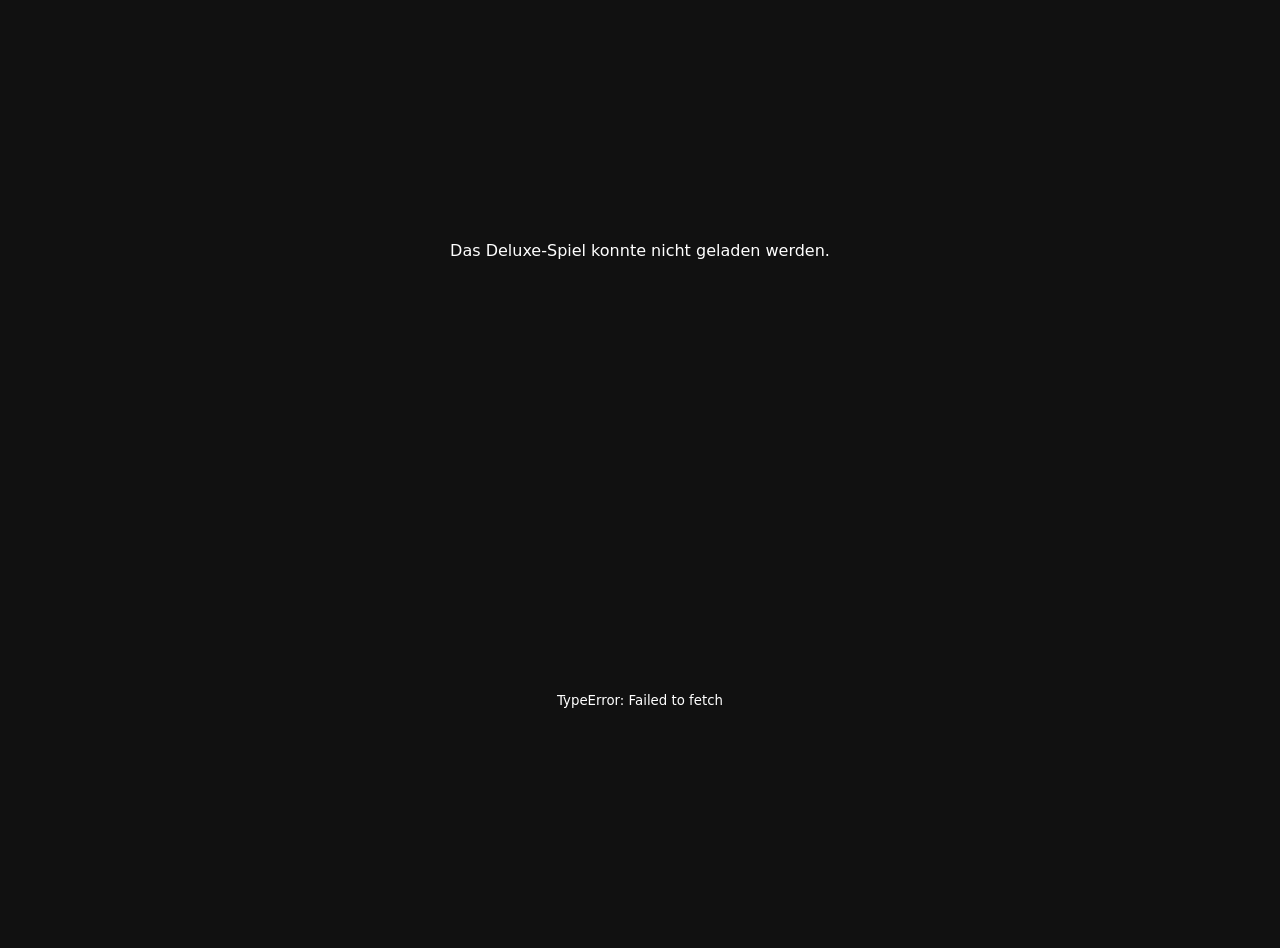
<file: igel-abenteuer/index.html>
<!doctype html><html lang="de"><head><meta charset="utf-8"><meta name="viewport" content="width=device-width,initial-scale=1,viewport-fit=cover"><meta http-equiv="Cache-Control" content="no-cache, no-store, must-revalidate"><meta http-equiv="Pragma" content="no-cache"><meta http-equiv="Expires" content="0"><title>Igels großes Abenteuer · Deluxe</title><style>html,body{margin:0;min-height:100%;background:#111;color:#fff;font-family:system-ui,sans-serif}#loading{min-height:100vh;display:grid;place-items:center;text-align:center;padding:24px}</style></head><body><div id="loading">🦔 Igels großes Abenteuer · Deluxe wird geladen…</div><script>window.__IGEL_PAYLOAD='';const parts=[0,1,2,3,4,5,6,7,8,9];(async()=>{try{for(const i of parts){await new Promise((resolve,reject)=>{const s=document.createElement('script');s.src='./payload/part'+i+'.js?v=deluxe-20260823';s.onload=resolve;s.onerror=()=>reject(new Error('Payload '+i+' konnte nicht geladen werden'));document.head.appendChild(s)})}const bin=Uint8Array.from(atob(window.__IGEL_PAYLOAD),c=>c.charCodeAt(0));const ds=new DecompressionStream('gzip');const html=await new Response(new Blob([bin]).stream().pipeThrough(ds)).text();document.open();document.write(html);document.close()}catch(e){document.getElementById('loading').innerHTML='Das Deluxe-Spiel konnte nicht geladen werden.<br><small>'+e+'</small>'}})();</script></body></html>
</file>
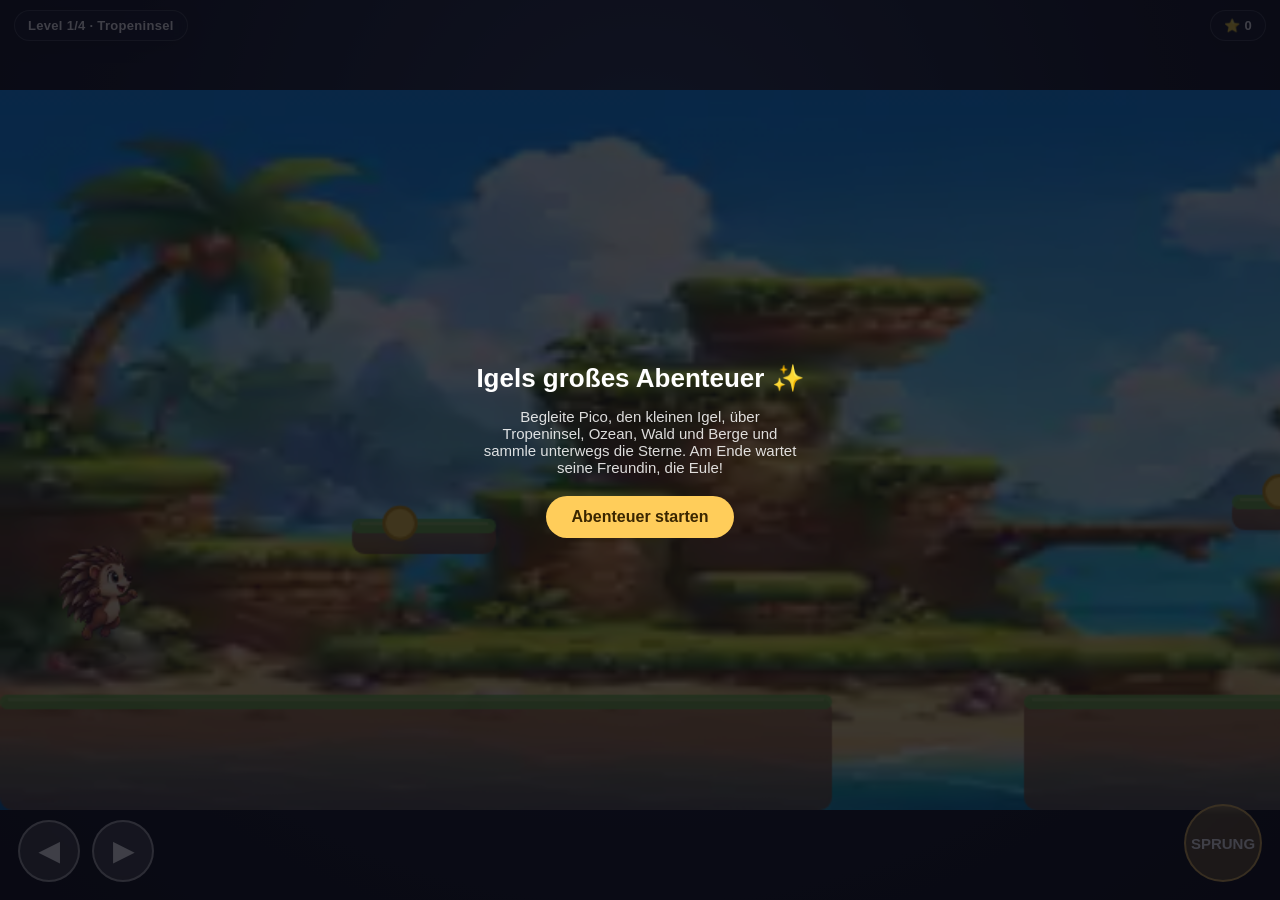
<file: igel-deluxe/index.html>
<!doctype html><html lang="de"><head><meta charset="utf-8"><meta name="viewport" content="width=device-width,initial-scale=1,viewport-fit=cover"><meta http-equiv="Cache-Control" content="no-cache, no-store, must-revalidate"><meta http-equiv="Pragma" content="no-cache"><meta http-equiv="Expires" content="0"><title>Igels großes Abenteuer · Deluxe</title><style>html,body{margin:0;min-height:100%;background:#111;color:#fff;font-family:system-ui,sans-serif}#loading{min-height:100vh;display:grid;place-items:center;text-align:center;padding:24px}</style></head><body><div id="loading">🦔 Igels großes Abenteuer · Deluxe wird geladen…</div><script>window.__IGEL_PAYLOAD='';</script><script src="../igel-abenteuer/payload/part0.js?v=v4"></script><script src="../igel-abenteuer/payload/part1.js?v=v4"></script><script src="../igel-abenteuer/payload/part2.js?v=v4"></script><script src="../igel-abenteuer/payload/part3.js?v=v4"></script><script src="../igel-abenteuer/payload/part4.js?v=v4"></script><script src="./payload-v4/part5a.js?v=v4"></script><script src="./payload-v4/part5b.js?v=v4"></script><script src="./payload-v4/part5c.js?v=v4"></script><script src="./payload-v4/part5d.js?v=v4"></script><script src="../igel-abenteuer/payload/part6.js?v=v4"></script><script src="../igel-abenteuer/payload/part7.js?v=v4"></script><script src="../igel-abenteuer/payload/part8.js?v=v4"></script><script src="../igel-abenteuer/payload/part9.js?v=v4"></script><script>(async()=>{try{if(!window.__IGEL_PAYLOAD||window.__IGEL_PAYLOAD.length<1000)throw new Error('Spieldaten fehlen');const bytes=Uint8Array.from(atob(window.__IGEL_PAYLOAD),c=>c.charCodeAt(0));if(typeof DecompressionStream==='undefined')throw new Error('Dieser Browser unterstützt die Dekompression nicht');const stream=new Blob([bytes]).stream().pipeThrough(new DecompressionStream('gzip'));const reader=stream.getReader();const decoder=new TextDecoder();let html='';while(true){const r=await reader.read();if(r.done)break;html+=decoder.decode(r.value,{stream:true})}html+=decoder.decode();document.open();document.write(html);document.close()}catch(e){document.getElementById('loading').innerHTML='Das Deluxe-Spiel konnte nicht geladen werden.<br><small>'+e.message+'</small>'}})();</script></body></html>
</file>
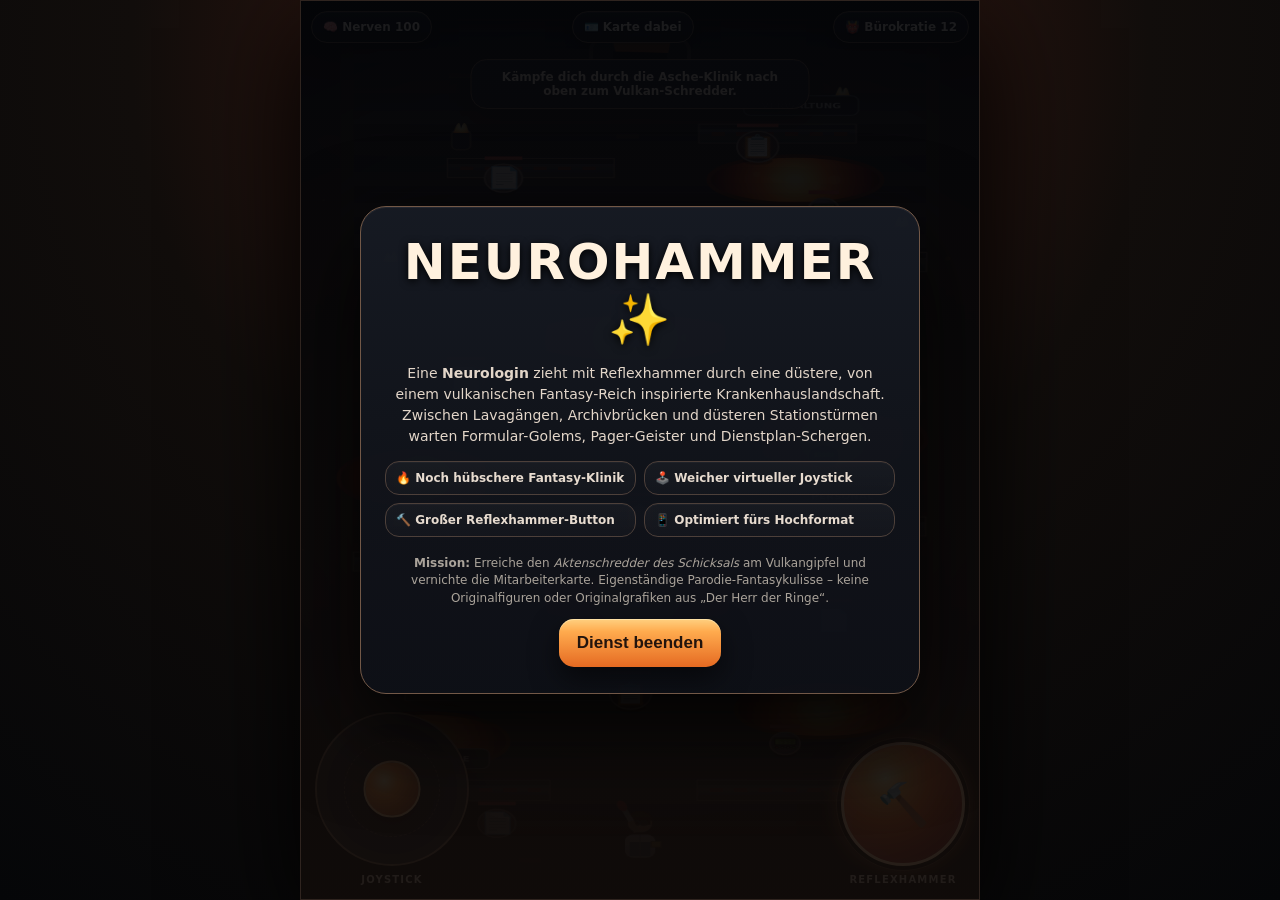
<file: neurohammer/index.html>
<!DOCTYPE html>
<html lang="de">
<head>
<meta charset="UTF-8" />
<meta name="viewport" content="width=device-width,initial-scale=1,maximum-scale=1,user-scalable=no,viewport-fit=cover" />
<meta name="theme-color" content="#08090b" />
<meta name="apple-mobile-web-app-capable" content="yes" />
<meta name="apple-mobile-web-app-status-bar-style" content="black-translucent" />
<meta name="apple-mobile-web-app-title" content="Neurohammer" />
<meta name="format-detection" content="telephone=no" />
<title>Neurohammer – Klinikum Chronicles</title>
<link rel="stylesheet" href="style.css" />
</head>
<body>
<div id="wrap">
  <div id="gameShell">
    <div id="stage">
      <canvas id="c" width="720" height="1280"></canvas>
      <div id="topFade"></div>
      <div id="hud">
        <div class="pill" id="hpHud">🧠 Nerven 100</div>
        <div class="pill" id="cardHud">🪪 Karte dabei</div>
        <div class="pill" id="enemyHud">👹 Bürokratie 0</div>
      </div>
      <div id="quest">Kämpfe dich durch die Asche-Klinik nach oben zum Vulkan-Schredder.</div>

      <div id="bottomUi">
        <div class="uiBlock" id="joystickWrap">
          <div id="joystick" aria-label="Joystick"><div id="joystickKnob"></div></div>
          <div id="joystickLabel">JOYSTICK</div>
        </div>
        <div class="uiBlock" id="attackWrap">
          <div id="attackBtn" aria-label="Reflexhammer"><span>🔨</span><div class="spark"></div></div>
          <div id="attackLabel">REFLEXHAMMER</div>
        </div>
      </div>

      <div id="overlay">
        <div class="card">
          <h1>NEUROHAMMER ✨</h1>
          <p class="sub">Eine <b>Neurologin</b> zieht mit Reflexhammer durch eine düstere, von einem vulkanischen Fantasy-Reich inspirierte Krankenhauslandschaft. Zwischen Lavagängen, Archivbrücken und düsteren Stationstürmen warten Formular-Golems, Pager-Geister und Dienstplan-Schergen.</p>
          <div class="features">
            <div class="feat">🔥 Noch hübschere Fantasy-Klinik</div>
            <div class="feat">🕹️ Weicher virtueller Joystick</div>
            <div class="feat">🔨 Großer Reflexhammer-Button</div>
            <div class="feat">📱 Optimiert fürs Hochformat</div>
          </div>
          <p class="small"><b>Mission:</b> Erreiche den <i>Aktenschredder des Schicksals</i> am Vulkangipfel und vernichte die Mitarbeiterkarte. Eigenständige Parodie-Fantasykulisse – keine Originalfiguren oder Originalgrafiken aus „Der Herr der Ringe“.</p>
          <button class="cta" id="startBtn">Dienst beenden</button>
        </div>
      </div>

      <div id="rotateHint">📱<br><br>Bitte das Handy ins <b>Hochformat</b> drehen</div>
    </div>
  </div>
</div>
<script src="game.min.js"></script>
</body>
</html>
</file>
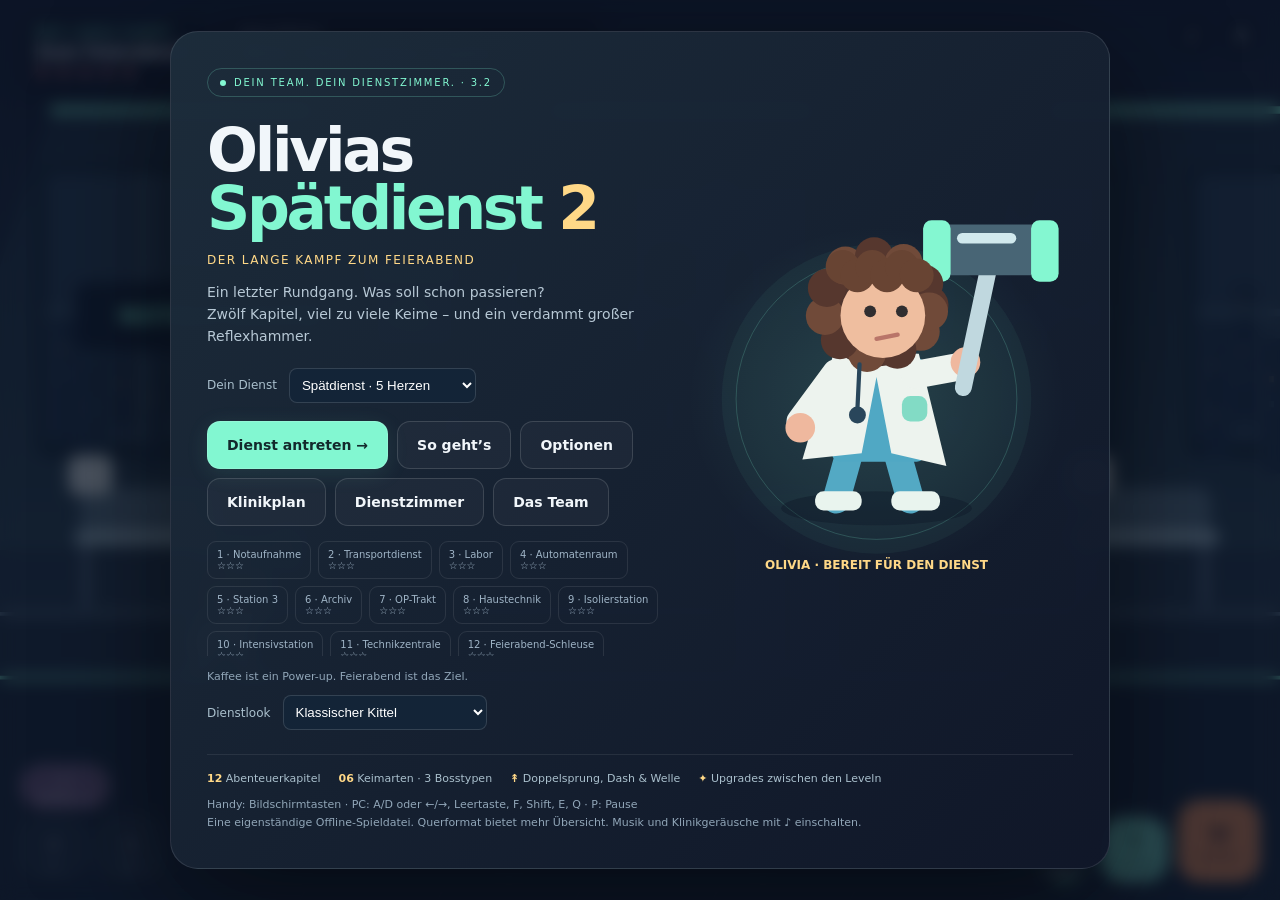
<file: olivias-spaetdienst/index.html>
<!doctype html>
<html lang="de">
<head>
<meta charset="utf-8">
<meta name="viewport" content="width=device-width,initial-scale=1">
<title>Olivias Spätdienst</title>
<style>
html,body{margin:0;background:#101727;color:#fff;font:16px system-ui}
#boot{min-height:100vh;display:grid;place-items:center;text-align:center;padding:24px}
pre{max-width:900px;white-space:pre-wrap;word-break:break-word;font-size:13px;opacity:.8}
</style>
</head>
<body>
<div id="boot">Olivias Spätdienst wird geladen…</div>
<script>
(async()=>{
  const files=['p1.txt','p2.txt','p3.txt','p4.txt','p5.txt','p6.txt','p7.txt'];
  const parts=await Promise.all(files.map(async f=>{
    const r=await fetch('data/'+f,{cache:'no-store'});
    if(!r.ok) throw new Error(f+' konnte nicht geladen werden ('+r.status+')');
    return r.text();
  }));
  const b64=parts.join('').replace(/\s+/g,'');
  if(b64.length%4!==0) throw new Error('Spieldaten unvollständig ('+b64.length+' Zeichen)');
  const raw=Uint8Array.from(atob(b64),c=>c.charCodeAt(0));
  if(typeof DecompressionStream!=='function') throw new Error('Dieser Browser unterstützt die benötigte GZIP-Dekompression nicht.');
  const html=await new Response(new Blob([raw]).stream().pipeThrough(new DecompressionStream('gzip'))).text();
  document.open(); document.write(html); document.close();
})().catch(e=>{
  document.getElementById('boot').innerHTML='<div><h1>Olivias Spätdienst</h1><p>Das Spiel konnte nicht geladen werden.</p><pre>'+String(e)+'</pre></div>';
});
</script>
</body>
</html>
</file>
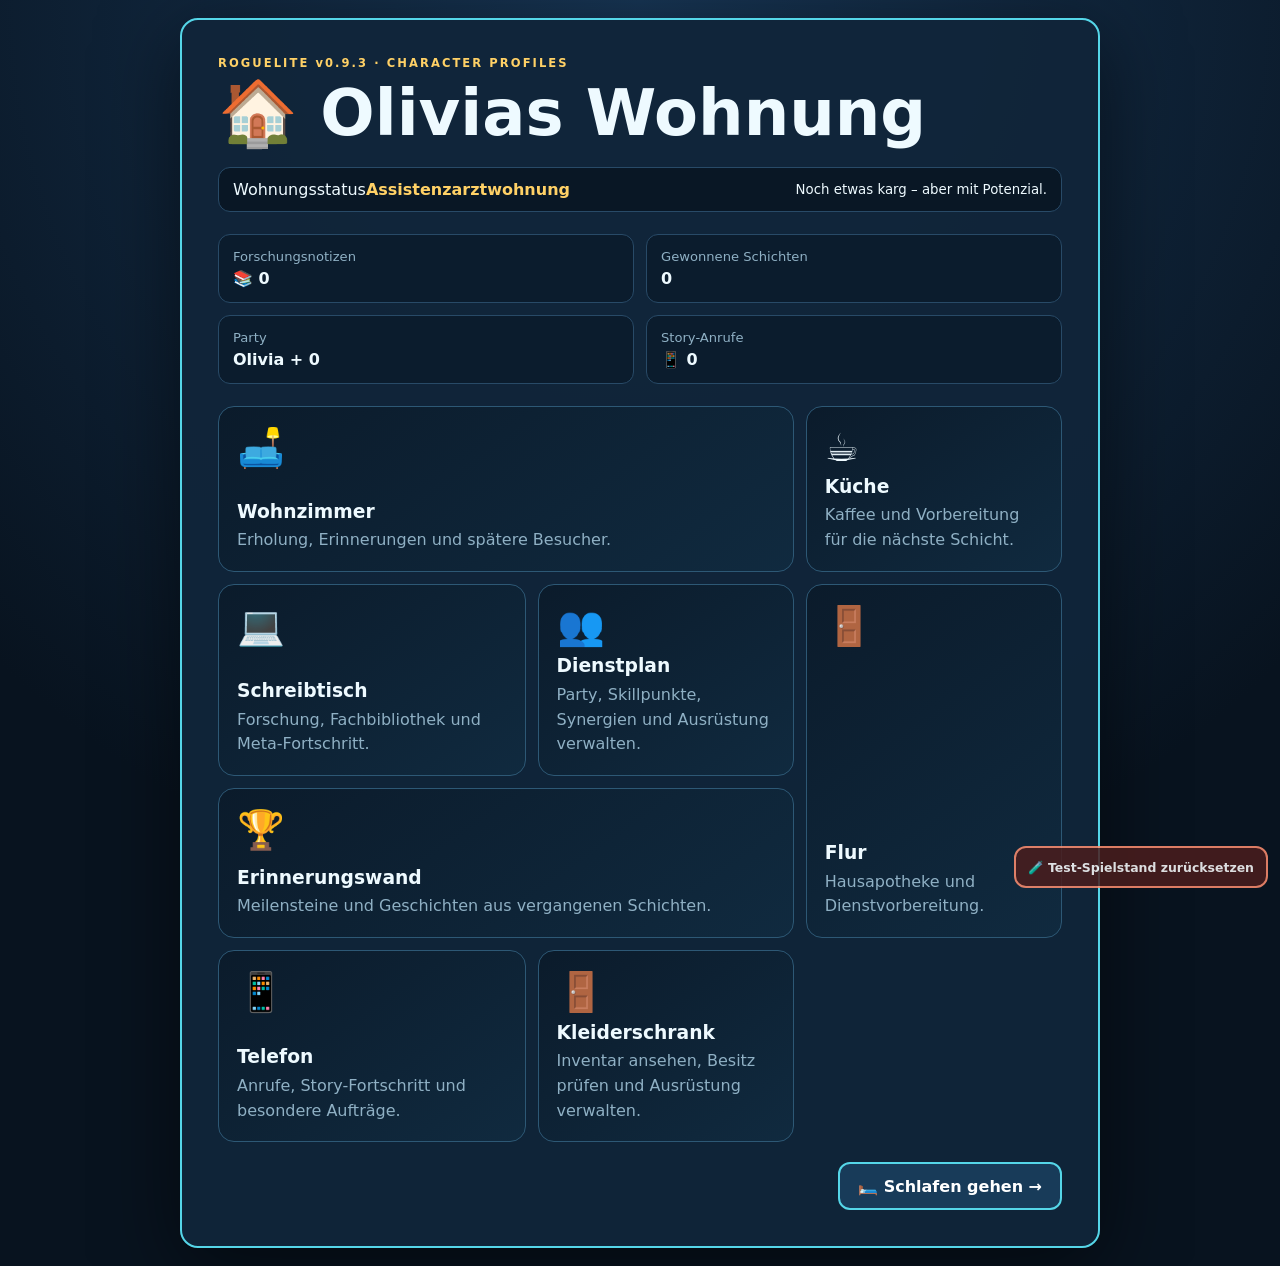
<file: dev-v2.html>
<!doctype html><html lang="de"><head><meta charset="utf-8"><meta name="viewport" content="width=device-width,initial-scale=1,viewport-fit=cover"><title>Klinikum Chronicles · Roguelite v2 Dev</title><style>
:root{color-scheme:dark;--bg:#08131f;--panel:#10253a;--line:#55d6e8;--text:#eefaff;--muted:#8fb0c4;--gold:#ffd166;--good:#59d98c;--hp:#ff5d73;--mp:#5ad1e6}*{box-sizing:border-box}body{margin:0;min-height:100dvh;background:radial-gradient(circle at top,#173554,#08131f 65%);color:var(--text);font-family:system-ui,sans-serif;padding:max(18px,env(safe-area-inset-top)) max(14px,env(safe-area-inset-right)) max(18px,env(safe-area-inset-bottom)) max(14px,env(safe-area-inset-left))}.panel{max-width:920px;margin:auto;background:rgba(16,37,58,.96);border:2px solid var(--line);border-radius:18px;padding:clamp(18px,4vw,36px);box-shadow:0 20px 80px #0008}.eyebrow{font-size:.72rem;letter-spacing:.18em;color:var(--gold);font-weight:800}h1{margin:.35rem 0 1rem;font-size:clamp(2rem,7vw,4rem)}p{color:var(--muted);line-height:1.55}.stats,.room-grid{display:grid;grid-template-columns:repeat(2,minmax(0,1fr));gap:12px;margin:22px 0}.stats div,.room-grid article,.node,.encounter,.run-party-card,.skill-node,.companion-card,.party-preview,.party-cap{background:#0b1c2d;border:1px solid #284a67;border-radius:12px;padding:14px}.stats span,.room-grid small,.node small,.run-party-card small,.skill-node span,.skill-node small{display:block;color:var(--muted);font-size:.82rem}.stats strong{display:block;margin-top:5px}.room-grid article{font-size:1.45rem}.room-grid article.clickable{cursor:pointer;border-color:var(--line)}.room-grid b{font-size:1rem;margin-left:6px}.room-grid small{margin-top:6px}.actions{display:flex;justify-content:flex-end;margin-top:18px}button{min-height:48px;border:2px solid var(--line);background:#183b59;color:white;border-radius:12px;padding:10px 18px;font:inherit;font-weight:800;cursor:pointer}button:disabled{opacity:.35;cursor:not-allowed}.party-preview{display:flex;justify-content:space-between;gap:12px;align-items:center;margin:18px 0}.party-preview span,.party-cap span{color:var(--muted)}.party-cap{display:flex;justify-content:space-between;gap:12px;margin:18px 0}.companion-grid{display:grid;grid-template-columns:repeat(2,minmax(0,1fr));gap:12px}.companion-card{display:flex;flex-direction:column;gap:10px}.companion-card.chosen{border-color:var(--good);box-shadow:0 0 18px #59d98c22}.companion-card.locked{opacity:.58}.companion-head{display:flex;gap:12px;align-items:center}.companion-head h3{margin:0}.companion-head small{color:var(--muted)}.companion-avatar{font-size:2.4rem}.mini-stats{display:flex;gap:6px;flex-wrap:wrap}.mini-stats span{font-size:.76rem;background:#132a44;border-radius:999px;padding:4px 8px;color:var(--muted)}.unlock-note{padding:12px;border:1px dashed #365d7a;border-radius:10px;color:var(--muted);font-size:.85rem}.route{display:grid;grid-template-columns:repeat(4,1fr);gap:8px;margin:22px 0}.node{opacity:.55}.node.current{opacity:1;border-color:var(--gold);box-shadow:0 0 18px #ffd16633}.node.done{opacity:.85;border-color:var(--good)}.node span{display:grid;place-items:center;width:28px;height:28px;border-radius:50%;background:#183b59;margin-bottom:8px}.node b,.node small{display:block}.encounter{text-align:center;padding:26px}.note{font-size:.82rem;border-top:1px solid #284a67;padding-top:14px}.run-party{display:grid;grid-template-columns:repeat(2,minmax(0,1fr));gap:8px}.relic-line{font-size:.9rem}.hidden{display:none!important}.skill-grid{display:grid;grid-template-columns:repeat(2,minmax(0,1fr));gap:12px}.skill-node h3{margin:.4rem 0}.skill-node.owned{border-color:var(--good)}.skill-node.available{border-color:var(--gold);box-shadow:0 0 16px #ffd16622}.skill-node.locked{opacity:.55}.skill-node button{width:100%;margin-top:12px}.reward-pick{text-align:center;padding:20px 0}.reward-grid{display:grid;grid-template-columns:repeat(3,minmax(0,1fr));gap:14px;margin:22px 0}.reward-card{min-height:190px;display:flex;flex-direction:column;align-items:center;justify-content:center;gap:10px;background:#0b1c2d;border-color:var(--gold)}.reward-card>span{font-size:2.6rem}.reward-card small{color:var(--muted);font-weight:400;line-height:1.4}
#battle-layer{position:fixed;inset:0;z-index:20;background:radial-gradient(circle at 50% 10%,#244867,#07111b 70%);padding:10px;overflow:auto}.v2-battle-panel{width:min(100%,980px);min-height:min(760px,calc(100dvh - 20px));margin:auto;background:#0d1c2d;border:2px solid var(--line);border-radius:18px;overflow:hidden;display:flex;flex-direction:column}.v2-battle-head{display:flex;justify-content:space-between;align-items:center;gap:12px;padding:18px 20px;border-bottom:1px solid #284a67}.v2-battle-head span{font-size:.7rem;color:var(--gold);font-weight:800}.v2-battle-head h2{margin:4px 0 0}.v2-enemies{flex:1;min-height:240px;display:flex;align-items:center;justify-content:center;gap:20px;flex-wrap:wrap;padding:28px;background:linear-gradient(#193a58,#10273d 60%,#0d1c2d)}.v2-enemy{border-color:#365d7a;background:#10263a;width:150px;display:flex;flex-direction:column;align-items:center;gap:7px}.v2-enemy .sprite{font-size:clamp(3rem,9vw,5.5rem)}.v2-enemy.boss{width:190px;border-color:var(--gold)}.v2-enemy.dead{opacity:.15}.meter{display:block;width:100%;height:9px;background:#06111c;border-radius:999px;overflow:hidden}.meter i{display:block;height:100%;background:var(--hp)}.meter.mp i{background:var(--mp)}.v2-enemy small,.v2-pcard small{color:var(--muted)}.v2-battle-log{padding:10px 16px;min-height:44px;color:var(--gold);border-top:1px solid #284a67;border-bottom:1px solid #284a67}.v2-party{display:grid;grid-template-columns:repeat(2,minmax(0,1fr));gap:8px;padding:10px}.v2-pcard{background:#10263a;border-color:#284a67;text-align:left;display:flex;flex-direction:column;gap:5px}.v2-pcard.turn{border-color:var(--gold)}.v2-battle-menu{padding:10px;min-height:76px;background:#091725}.v2-menu-row{display:flex;gap:8px;flex-wrap:wrap}.v2-menu-row button{flex:1;min-width:140px}.v2-skill-list{display:grid;grid-template-columns:repeat(2,minmax(0,1fr));gap:8px}.v2-skill-list button{text-align:left}.v2-skill-list small{display:block;color:var(--muted);font-weight:400}.v2-target-hint{padding:16px;text-align:center;color:var(--gold);font-weight:800}
@media(max-width:650px){.stats,.room-grid,.run-party,.skill-grid,.companion-grid{grid-template-columns:1fr}.route{grid-template-columns:repeat(2,1fr)}.reward-grid{grid-template-columns:1fr}.party-preview,.party-cap{align-items:flex-start;flex-direction:column}.actions>button{width:100%}.v2-enemies{min-height:210px;padding:16px;gap:8px}.v2-enemy{width:120px;padding:8px}.v2-party{grid-template-columns:1fr 1fr}.v2-pcard{padding:8px}.v2-skill-list{grid-template-columns:1fr}}
</style></head><body><main id="app"></main><div id="battle-layer" class="hidden"></div><script type="module" src="./src/v2/app.js?v=011"></script><script type="module" src="./src/v2/bestiary-ui.js?v=094"></script><script type="module" src="./src/v2/dev-reset.js?v=011"></script></body></html>
</file>
<file: neurohammer/style.css>
:root{
    --bg:#08090b; --panel:#101217; --panel2:#171a21; --text:#f6f0e8; --muted:#bdb2a8;
    --accent:#ff8e35; --accent2:#ffcb76; --danger:#d74a38; --steel:#aeb7c3; --shadow:#000a;
  }
  *{box-sizing:border-box; -webkit-tap-highlight-color:transparent}
  html,body{margin:0;width:100%;height:100%;overflow:hidden;background:#050608;color:var(--text);font-family:Inter,system-ui,-apple-system,Segoe UI,Roboto,Arial,sans-serif;touch-action:none;overscroll-behavior:none}
  #wrap{width:100vw;height:100dvh;display:flex;align-items:center;justify-content:center;padding:env(safe-area-inset-top) env(safe-area-inset-right) env(safe-area-inset-bottom) env(safe-area-inset-left);background:radial-gradient(circle at 50% 6%, #6a2b17 0%, #28140f 26%, #110d0b 48%, #050608 100%)}
  #gameShell{position:relative;width:100%;height:100%;max-width:680px;max-height:100dvh;overflow:hidden;background:linear-gradient(#0d0f14,#07080a);box-shadow:0 28px 100px #000;border:1px solid #2f241f}
  #stage{position:relative;height:100%;width:100%;overflow:hidden}
  canvas{display:block;width:100%;height:100%;background:#101114;touch-action:none}

  #topFade{position:absolute;inset:0 0 auto 0;height:108px;background:linear-gradient(#000b,#00000033,#0000);pointer-events:none;z-index:3}
  #hud{position:absolute;left:10px;right:10px;top:10px;display:flex;gap:8px;justify-content:space-between;flex-wrap:wrap;z-index:5;pointer-events:none}
  .pill{display:flex;align-items:center;gap:6px;padding:8px 11px;border-radius:999px;background:linear-gradient(#151922ef,#0b0d12eb);border:1px solid #665346;box-shadow:0 8px 24px #0008, inset 0 1px 0 #ffffff10;backdrop-filter:blur(7px);font-size:12px;font-weight:800;text-shadow:0 1px 2px #000}
  #quest{position:absolute;left:50%;top:58px;transform:translateX(-50%);z-index:5;max-width:min(92%,540px);padding:10px 14px;border-radius:16px;background:linear-gradient(#141925ef,#10141cef);border:1px solid #6a5445;box-shadow:0 10px 28px #0008, inset 0 1px 0 #ffffff0d;color:#efe3d6;font-size:12px;font-weight:800;text-align:center;pointer-events:none}

  #bottomUi{position:absolute;left:0;right:0;bottom:0;z-index:8;padding:12px 14px calc(14px + env(safe-area-inset-bottom));display:flex;align-items:flex-end;justify-content:space-between;pointer-events:none;background:linear-gradient(#0000,#0003 18%,#0008 64%,#000a)}
  .uiBlock{pointer-events:auto}
  #joystickWrap{display:flex;flex-direction:column;align-items:center;gap:8px}
  #joystickLabel,#attackLabel{font-size:10px;font-weight:900;letter-spacing:.12em;color:#d5cbc0;text-shadow:0 1px 2px #000;opacity:.9}
  #joystick{position:relative;width:min(34vw,154px);height:min(34vw,154px);border-radius:50%;background:radial-gradient(circle at 50% 50%, #332019 0%, #191c24 56%, #0b0d12 100%);border:2px solid #7b6352;box-shadow:inset 0 0 0 10px #ffffff08, inset 0 0 26px #ff9d4b18, 0 12px 34px #000a;touch-action:none}
  #joystick::before{content:"";position:absolute;inset:18%;border-radius:50%;border:1px dashed #8b725e66}
  #joystickKnob{position:absolute;left:50%;top:50%;width:38%;height:38%;transform:translate(-50%,-50%);border-radius:50%;background:radial-gradient(circle at 35% 35%, #ffe4ae 0%, #ff9a45 28%, #803016 100%);border:2px solid #f0c38e;box-shadow:0 8px 20px #0008, inset 0 0 14px #ffffff1a}

  #attackWrap{display:flex;flex-direction:column;align-items:center;gap:8px}
  #attackBtn{position:relative;width:min(28vw,124px);height:min(28vw,124px);border-radius:50%;border:3px solid #ffd2a9;background:radial-gradient(circle at 35% 28%, #fff0b9 0%, #ffb057 18%, #ef7130 38%, #9a2c1d 72%, #5b1111 100%);box-shadow:0 14px 38px #000a, inset 0 0 28px #ffffff24, 0 0 18px #ff8f3b44;display:flex;align-items:center;justify-content:center;color:white;font-size:42px;font-weight:900;user-select:none;touch-action:none}
  #attackBtn::after{content:"";position:absolute;inset:-8px;border-radius:50%;border:1px solid #ffb98244;box-shadow:0 0 20px #ff8d4555}
  #attackBtn.pressed{transform:scale(.96)}
  #attackBtn .spark{position:absolute;inset:0;border-radius:50%;box-shadow:0 0 0 0 #ffbe7d44;opacity:0}
  #attackBtn.fire .spark{animation:boom .28s ease-out}
  @keyframes boom{0%{opacity:1;box-shadow:0 0 0 0 #ffbe7d77}100%{opacity:0;box-shadow:0 0 0 18px #ffbe7d00}}

  #overlay{position:absolute;inset:0;z-index:20;display:flex;align-items:center;justify-content:center;padding:20px;background:linear-gradient(#040508e8,#110c0ae8)}
  .card{width:min(94%,560px);padding:26px 24px;border-radius:26px;background:linear-gradient(180deg,#171b24f2 0%,#11141bf3 52%,#0d1017f2 100%);border:1px solid #725847;box-shadow:0 34px 90px #000d, inset 0 1px 0 #ffffff10;text-align:center;position:relative;overflow:hidden}
  h1{margin:0 0 10px;font-size:clamp(32px,9vw,50px);letter-spacing:.04em;text-shadow:0 2px 8px #000;color:#fff1de}
  .sub{font-size:14px;color:#e3d6c9;line-height:1.5}
  .small{font-size:12px;color:#aaa39a;line-height:1.45}
  .features{display:grid;grid-template-columns:1fr 1fr;gap:8px;margin:14px 0 18px;text-align:left}
  .feat{padding:9px 10px;border-radius:14px;background:linear-gradient(#ffffff08,#ffffff04);border:1px solid #4d403a;font-size:12px;font-weight:700;color:#e7dbcf;box-shadow:inset 0 1px 0 #ffffff08}
  .cta{appearance:none;border:none;border-radius:15px;padding:14px 18px;background:linear-gradient(#ffd080 0%,#ffab4e 26%,#e56a22 100%);color:#22140d;font-size:17px;font-weight:900;box-shadow:0 12px 28px #0008, inset 0 1px 0 #fff5cc80}
  .cta:active{transform:translateY(1px)}
  #rotateHint{display:none;position:absolute;inset:0;z-index:40;align-items:center;justify-content:center;text-align:center;background:#050609f0;padding:32px;font-size:22px;font-weight:800}
  @media (orientation:landscape) and (pointer:coarse){#rotateHint{display:flex}}
  @media (max-width:420px){.pill{font-size:11px;padding:7px 9px} #quest{font-size:11px;padding:8px 11px} .features{grid-template-columns:1fr}}
</file>
